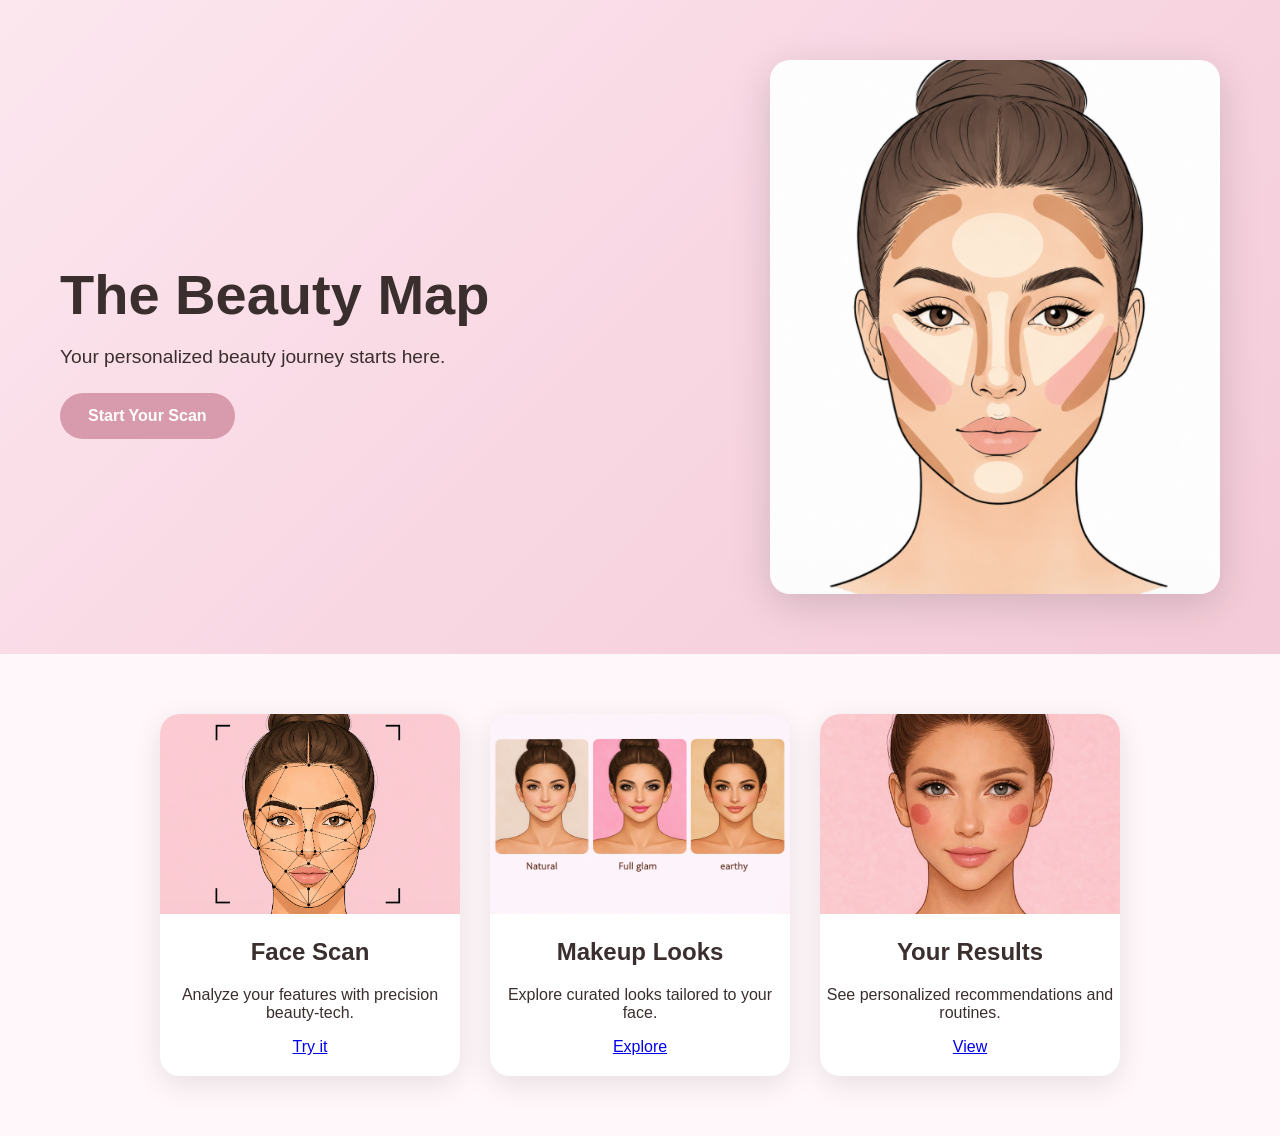
<file: index.html>
<!DOCTYPE html>
<html lang="en">
<head>
    <meta charset="UTF-8">
    <meta name="viewport" content="width=device-width, initial-scale=1.0">
    <title>The Beauty Map</title>
    <link rel="stylesheet" href="style.css">
</head>
<body>

   
    <!-- HERO SECTION -->
    <section class="hero">
    <div class="hero-content">
        <h1>The Beauty Map</h1>
        <p>Your personalized beauty journey starts here.</p>
        <a href="pages/scan.html" class="cta-btn">Start Your Scan</a>
    </div>

    <img src="pages/hero-contour.png" class="hero-img" alt="Face contour diagram">
</section>


    <!-- FEATURE CARDS -->
    <section class="features">
        <div class="feature-card">
            <img src="pages/face-scan.jpg" alt="Face Scan">
            <h2>Face Scan</h2>
            <p>Analyze your features with precision beauty‑tech.</p>
            <a href="pages/scan.html">Try it</a>
        </div>

        <div class="feature-card">
            <img src="pages/three-styles.jpg" alt="Three makeup styles">
            <h2>Makeup Looks</h2>
            <p>Explore curated looks tailored to your face.</p>
            <a href="pages/looks.html">Explore</a>
        </div>

        <div class="feature-card">
            <img src="pages/blush-dots.jpg" alt="Blush dot placement">
            <h2>Your Results</h2>
            <p>See personalized recommendations and routines.</p>
            <a href="pages/results.html">View</a>
        </div>
    </section>

    <script src="script.js"></script>
</body>
</html>
</file>
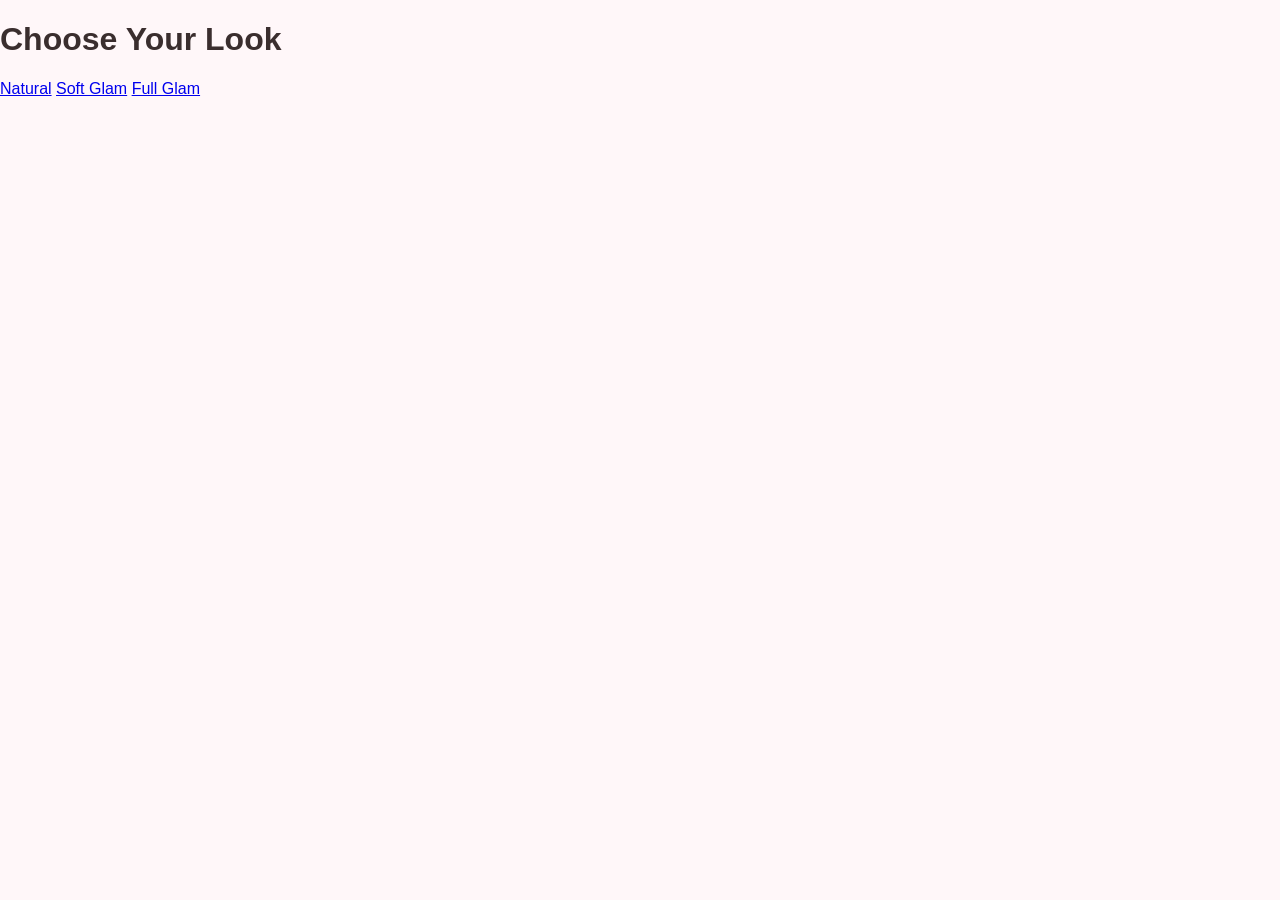
<file: looks.html>
<!DOCTYPE html>
<html lang="en">
<head>
  <meta charset="UTF-8">
  <meta name="viewport" content="width=device-width, initial-scale=1.0">
  <title>Select Your Look</title>
  <link rel="stylesheet" href="../style.css">
</head>
<body>

  <div class="container">
    <h1>Choose Your Look</h1>

    <div class="options">
      <a href="results.html" class="option-card">Natural</a>
      <a href="results.html" class="option-card">Soft Glam</a>
      <a href="results.html" class="option-card">Full Glam</a>
    </div>
  </div>

</body>
</html>
</file>
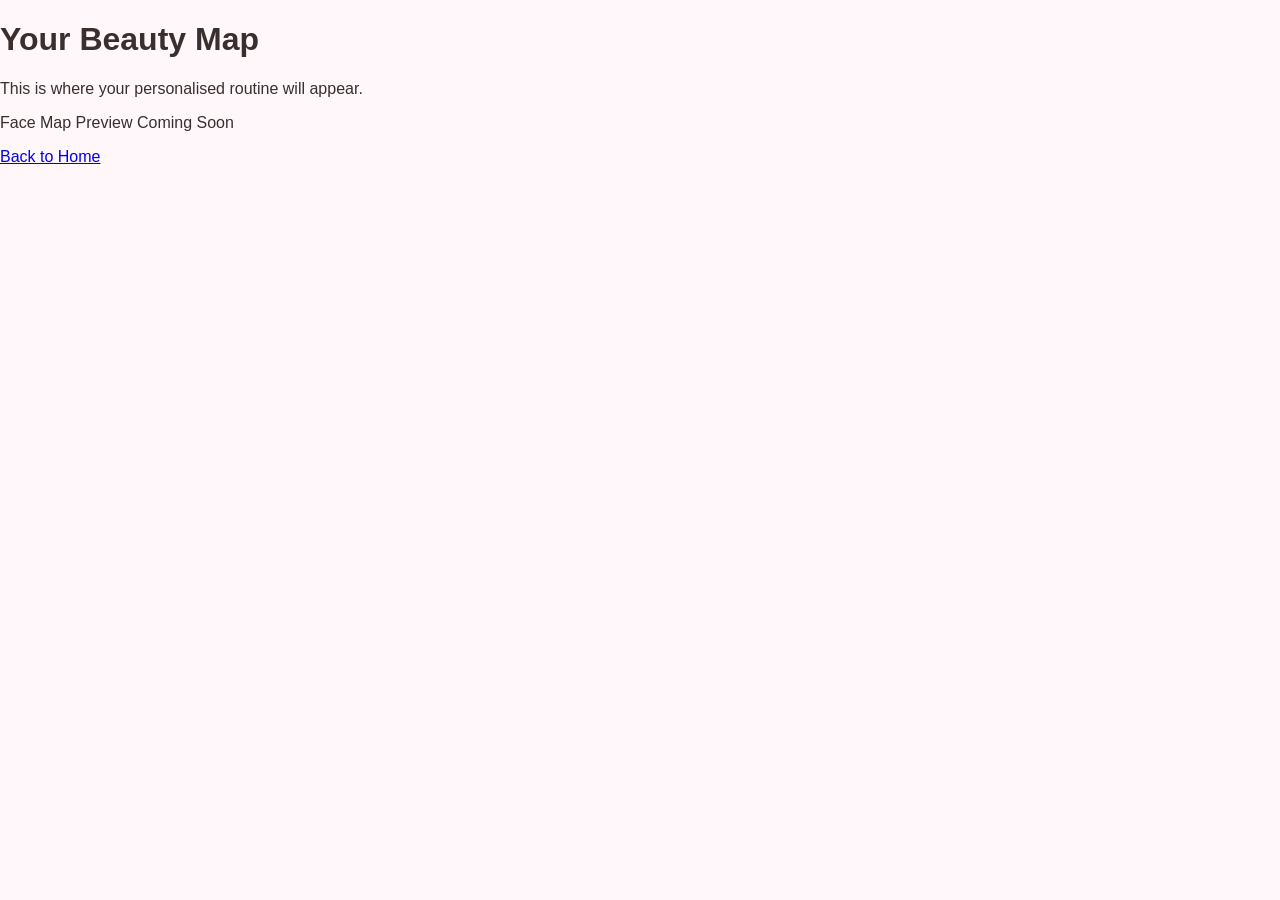
<file: results.html>
<!DOCTYPE html>
<html lang="en">
<head>
  <meta charset="UTF-8">
  <meta name="viewport" content="width=device-width, initial-scale=1.0">
  <title>Your Beauty Map</title>
  <link rel="stylesheet" href="../style.css">
</head>
<body>

  <div class="container">
    <h1>Your Beauty Map</h1>
    <p>This is where your personalised routine will appear.</p>

    <div class="placeholder-box">
      <p>Face Map Preview Coming Soon</p>
    </div>

    <a href="../index.html" class="btn">Back to Home</a>
  </div>

</body>
</html>
</file>
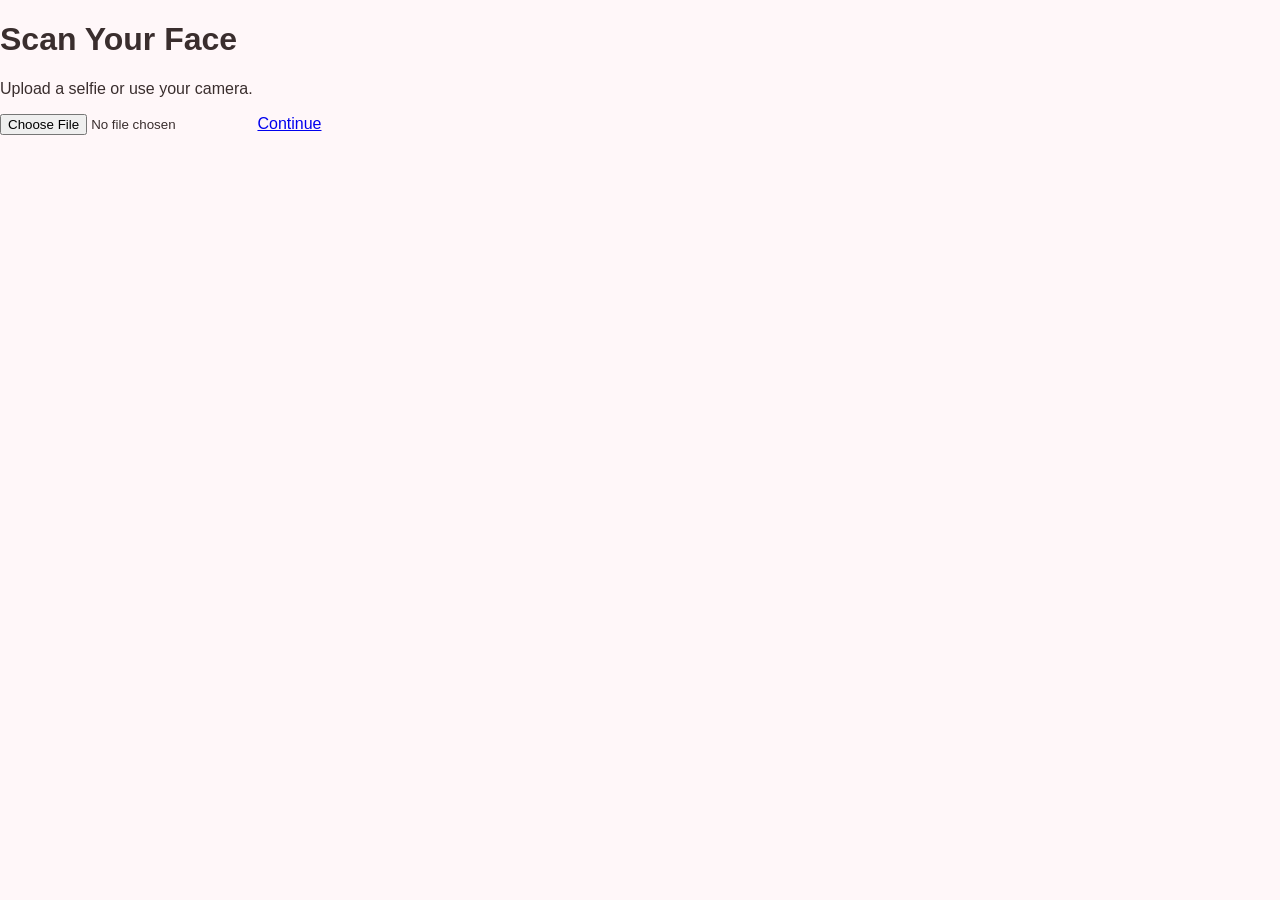
<file: scan.html>
<!DOCTYPE html>
<html lang="en">
<head>
  <meta charset="UTF-8">
  <meta name="viewport" content="width=device-width, initial-scale=1.0">
  <title>Scan Your Face</title>
  <link rel="stylesheet" href="../style.css">
</head>
<body>

  <div class="container">
    <h1>Scan Your Face</h1>
    <p>Upload a selfie or use your camera.</p>

    <input type="file" accept="image/*" id="upload">
    <a href="looks.html" class="btn">Continue</a>
  </div>

</body>
</html>
</file>
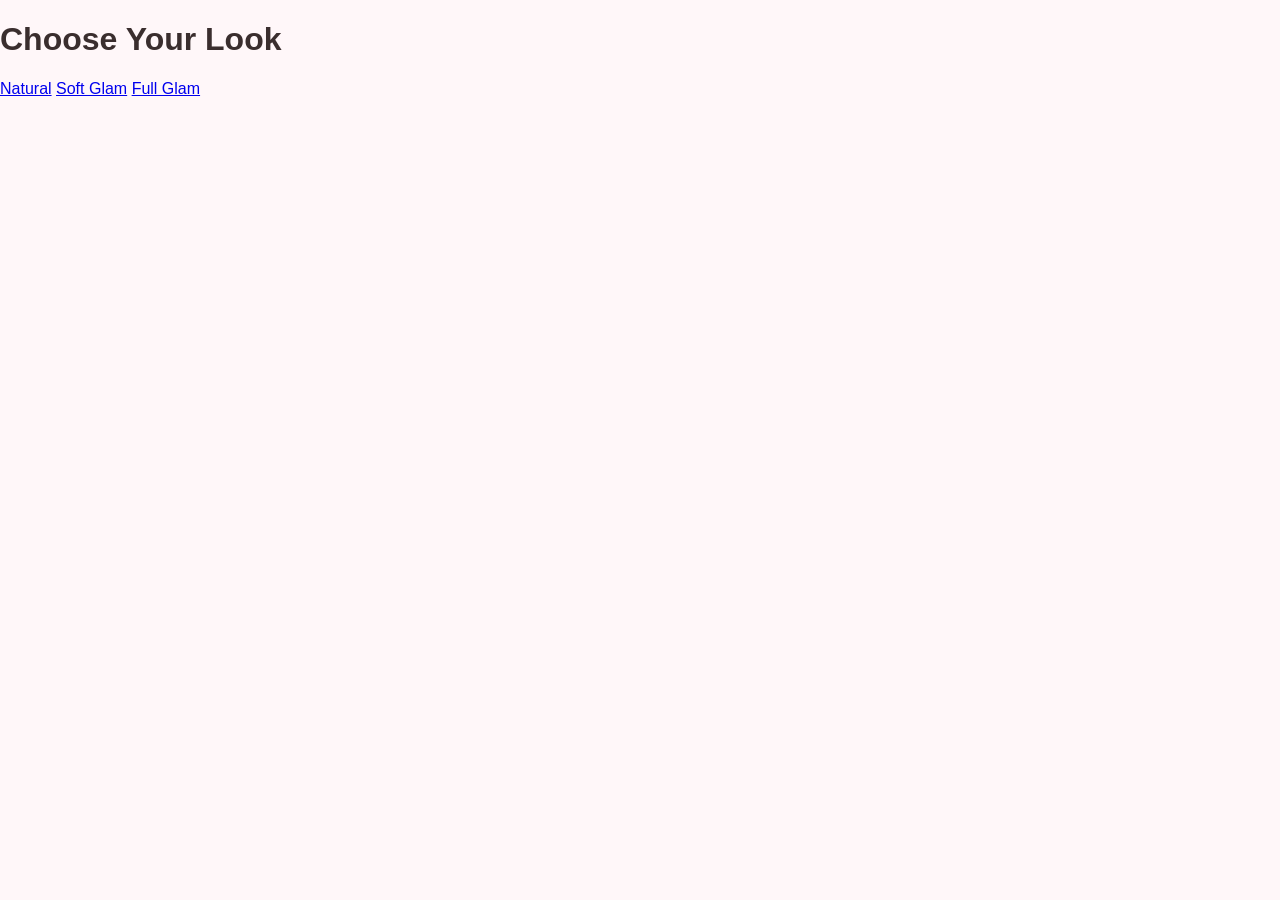
<file: pages/looks.html>
<!DOCTYPE html>
<html lang="en">
<head>
  <meta charset="UTF-8">
  <meta name="viewport" content="width=device-width, initial-scale=1.0">
  <title>Select Your Look</title>
  <link rel="stylesheet" href="../style.css">
</head>
<body>

  <div class="container">
    <h1>Choose Your Look</h1>

    <div class="options">
      <a href="results.html" class="option-card">Natural</a>
      <a href="results.html" class="option-card">Soft Glam</a>
      <a href="results.html" class="option-card">Full Glam</a>
    </div>
  </div>

</body>
</html>
</file>
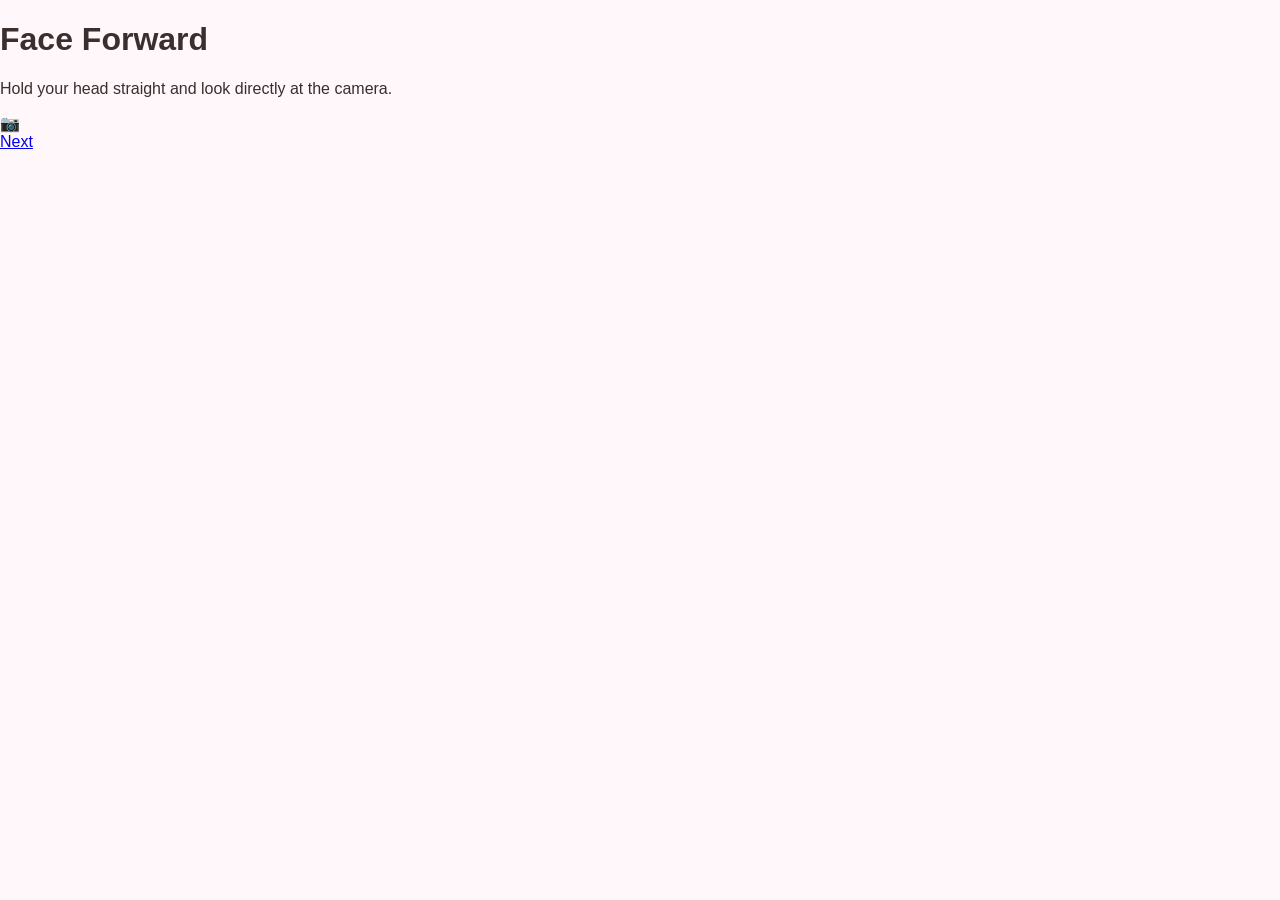
<file: pages/scan.html>
<!DOCTYPE html>
<html lang="en">
<head>
    <meta charset="utf-8">
    <meta name="viewport" content="width=device-width, initial-scale=1.0">
    <title>Scan Your Face</title>
    <link rel="stylesheet" href="../style.css">
</head>

<body>

<div class="scan-step">
    <h1>Face Forward</h1>
    <p>Hold your head straight and look directly at the camera.</p>

    <div class="camera-frame">
        <label for="cameraInput" class="camera-btn">📷</label>
    </div>

    <input type="file" accept="image/*" capture="user" id="cameraInput" style="display:none;">

    <a href="scan-left.html" class="next-btn">Next</a>
</div>

</body>
</html>
</file>
<file: style.css>
/* GLOBAL */
body {
    margin: 0;
    font-family: "Helvetica Neue", Arial, sans-serif;
    background: #fff7f9;
    color: #3a2e2e;
}

/* HERO SECTION */
.hero {
    display: flex;
    flex-direction: row; /* FORCE correct order */
    align-items: center;
    justify-content: space-between;
    padding: 60px;
    background: linear-gradient(135deg, #fce7ef, #f8d7e3, #f4cbd8);
    min-height: 500px;
    gap: 40px;

}

.hero-content {
    max-width: 45%;
}

.hero h1 {
    font-size: 3.5rem;
    font-weight: 600;
    margin-bottom: 10px;
}

.hero p {
    font-size: 1.2rem;
    margin-bottom: 25px;
}

.cta-btn {
    display: inline-block;
    padding: 14px 28px;
    background: #d89aad;
    color: white;
    border-radius: 30px;
    text-decoration: none;
    font-weight: 600;
    transition: 0.3s;
}

.cta-btn:hover {
    background: #c27f94;
}

.hero-img {
    
    width: 45%;
    max-width: 450px;
    height: auto;
    display: block;
    border-radius: 20px;
    box-shadow: 0 10px 40px rgba(0,0,0,0.15);


}
.hero img {
    flex-shrink: 0;

}

/* FEATURE CARDS */
.features {
    display: flex;
    justify-content: center;
    gap: 30px;
    padding: 60px 40px;
}

.feature-card {
    background: white;
    border-radius: 20px;
    width: 300px;
    padding-bottom: 20px;
    box-shadow: 0 8px 30px rgba(0,0,0,0.1);
    text-align: center;
    overflow: hidden;
}

.feature-card img {
    width: 100%;
    height: 200px;
    object-fit: cover;

/* --- Scan Step Layout --- */
.scan-step {
    text-align: center;
    padding: 60px 20px;
    max-width: 500px;
    margin: 0 auto;
}

.scan-step h1 {
    font-size: 28px;
    font-weight: 600;
    color: #4a2e2e;
}

.scan-step p {
    color: #6b4f4f;
    margin-bottom: 20px;
}

/* --- Next Button --- */
.next-btn {
    display: inline-block;
    margin-top: 20px;
    padding: 12px 30px;
    background: #d8bfc4;
    color: white;
    border-radius: 30px;
    text-decoration: none;
    font-weight: 600;
}

/* --- Camera Frame --- */
.camera-frame {
    width: 260px;
    height: 320px;
    margin: 30px auto;
    border-radius: 30px;
    border: 3px solid rgba(255, 255, 255, 0.4);
    backdrop-filter: blur(10px);
    background: rgba(255, 255, 255, 0.15);
    display: flex;
    align-items: center;
    justify-content: center;
}

/* --- Camera Button --- */
.camera-btn {
    width: 90px;
    height: 90px;
    border-radius: 50%;
    backdrop-filter: blur(12px);
    background: rgba(255, 255, 255, 0.25);
    border: 1px solid rgba(255, 255, 255, 0.4);
    display: flex;
    align-items: center;
    justify-content: center;
    font-size: 32px;
    cursor: pointer;
}

.camera-btn:hover {
    background: rgba(255, 255, 255, 0.35);
}
</file>
